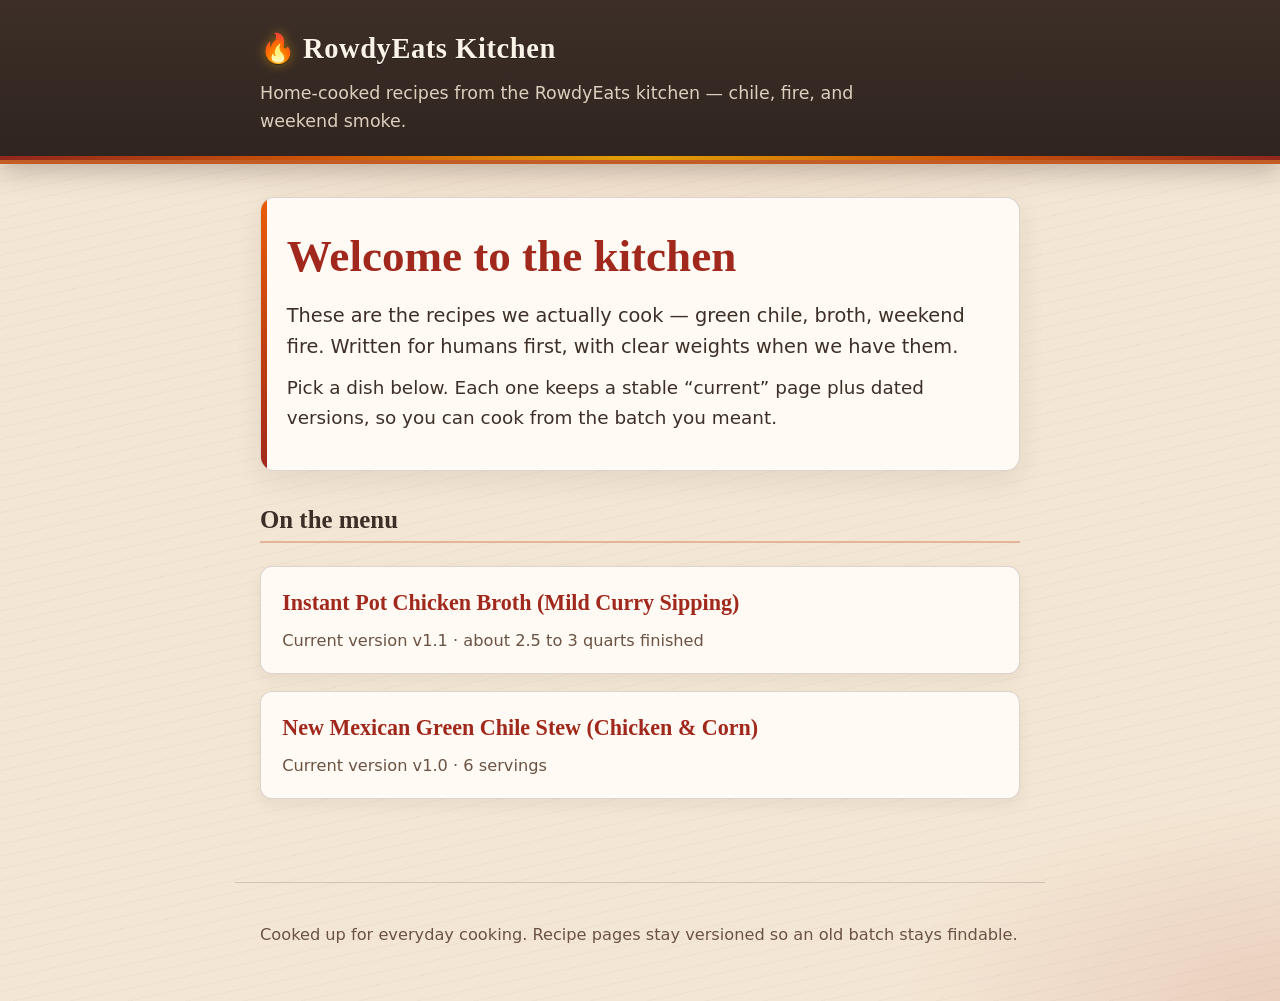
<file: index.html>
<!DOCTYPE html>
<html lang="en">
<head>
	<meta name="generator" content="Hugo 0.151.0">
  <meta charset="utf-8">
  <meta name="viewport" content="width=device-width, initial-scale=1">
  <title>Welcome to the kitchen · RowdyEats Kitchen</title>
  <meta name="description" content="Home-cooked recipes from the RowdyEats kitchen — chile, fire, and weekend smoke.">
  
  
  <link rel="stylesheet" href="https://rowdyeats.github.io/recipes/css/site.min.css">
  
</head>
<body>
  <a class="skip" href="#main">Skip to content</a>
  <header class="site-header no-print">
    <div class="wrap">
      <a class="brand" href="https://rowdyeats.github.io/recipes/"><span class="brand-mark" aria-hidden="true">🔥</span>RowdyEats Kitchen</a>
      <p class="tagline">Home-cooked recipes from the RowdyEats kitchen — chile, fire, and weekend smoke.</p>
    </div>
  </header>
  <main id="main" class="wrap">
    
<section class="home-hero">
  <h1>Welcome to the kitchen</h1>
  <p class="home-lede">These are the recipes we actually cook — green chile, broth, weekend fire. Written for humans first, with clear weights when we have them.</p>
<p>Pick a dish below. Each one keeps a stable “current” page plus dated versions, so you can cook from the batch you meant.</p>

</section>
<section>
  <h2>On the menu</h2>
  <ul class="recipe-index">
  
    <li>
      <a href="https://rowdyeats.github.io/recipes/ip-cb/">
        <strong>Instant Pot Chicken Broth (Mild Curry Sipping)</strong>
        <span class="recipe-card-meta">
          Current version v1.1
           · about 2.5 to 3 quarts finished
        </span>
      </a>
    </li>
  
    <li>
      <a href="https://rowdyeats.github.io/recipes/gcs-cc/">
        <strong>New Mexican Green Chile Stew (Chicken &amp; Corn)</strong>
        <span class="recipe-card-meta">
          Current version v1.0
           · 6 servings
        </span>
      </a>
    </li>
  
  </ul>
</section>

  </main>
  <footer class="site-footer wrap no-print">
    <p>Cooked up for everyday cooking. Recipe pages stay versioned so an old batch stays findable.</p>
  </footer>
</body>
</html>
</file>
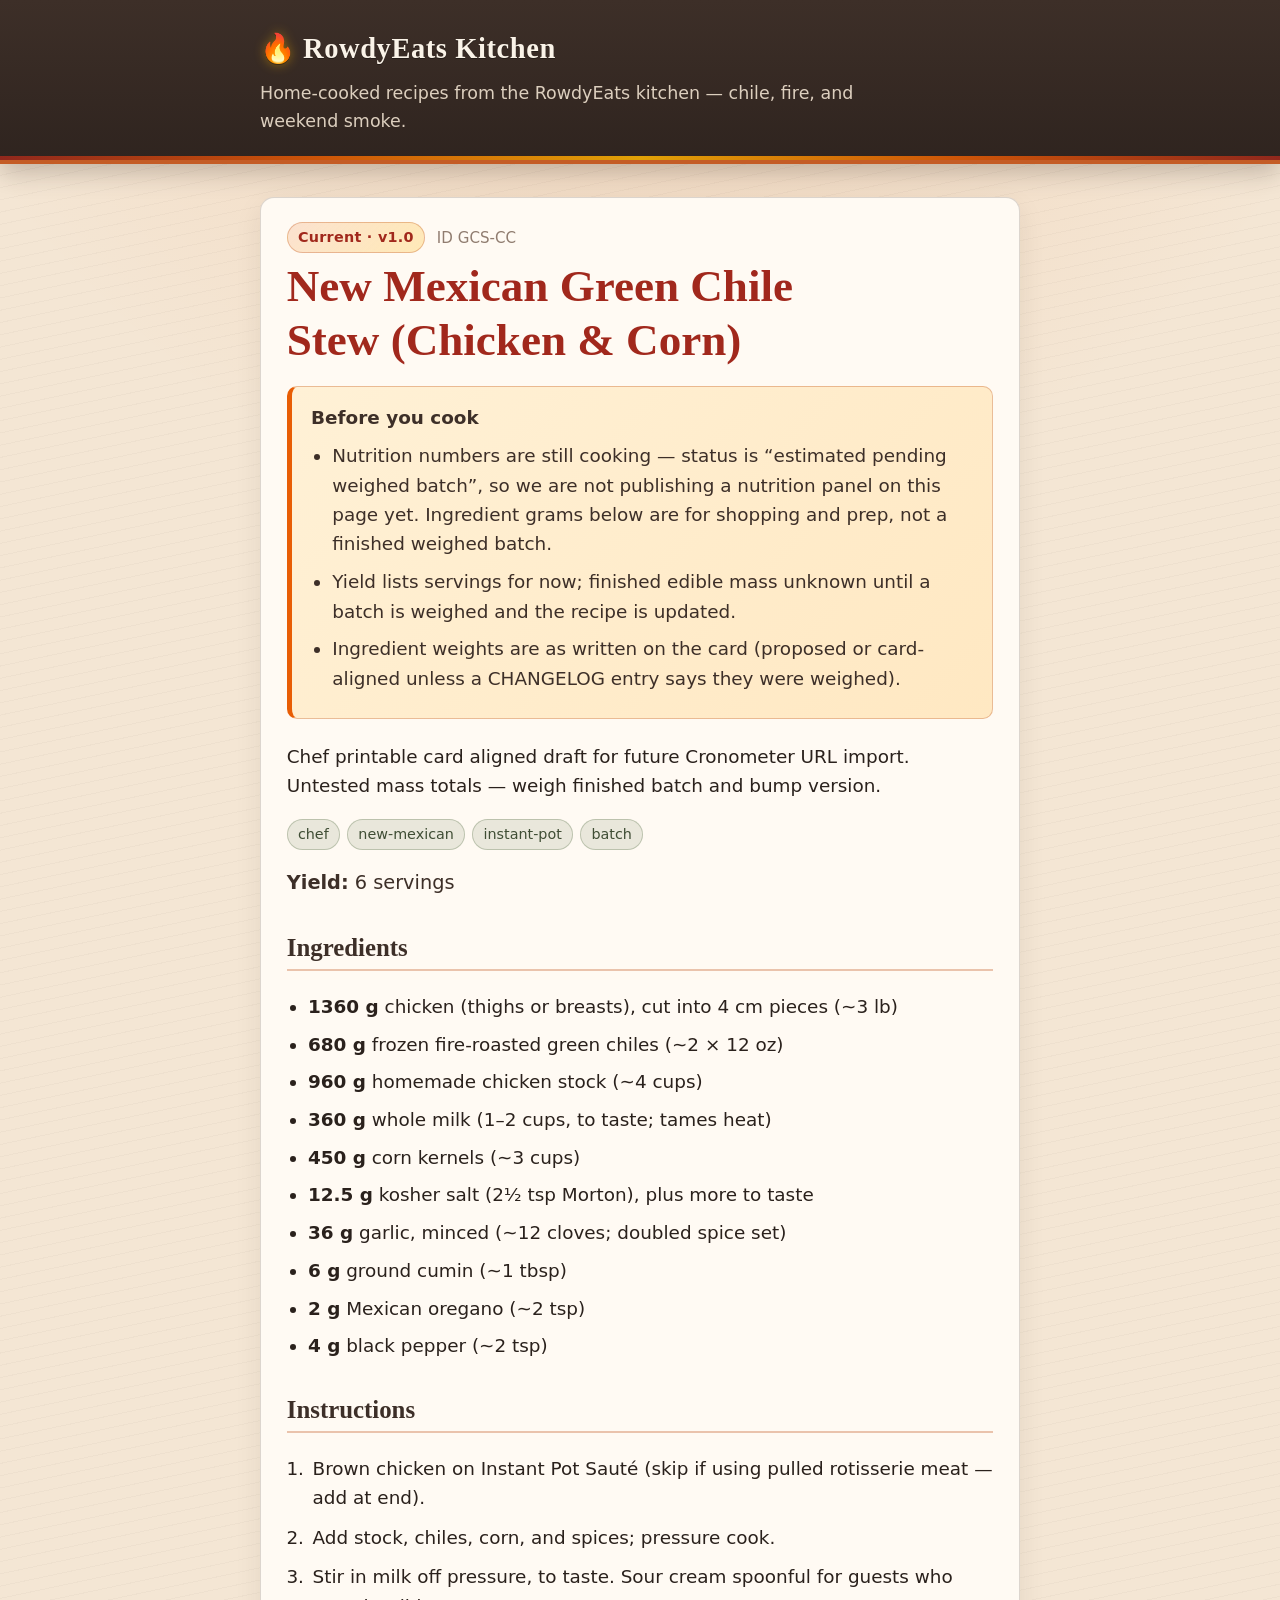
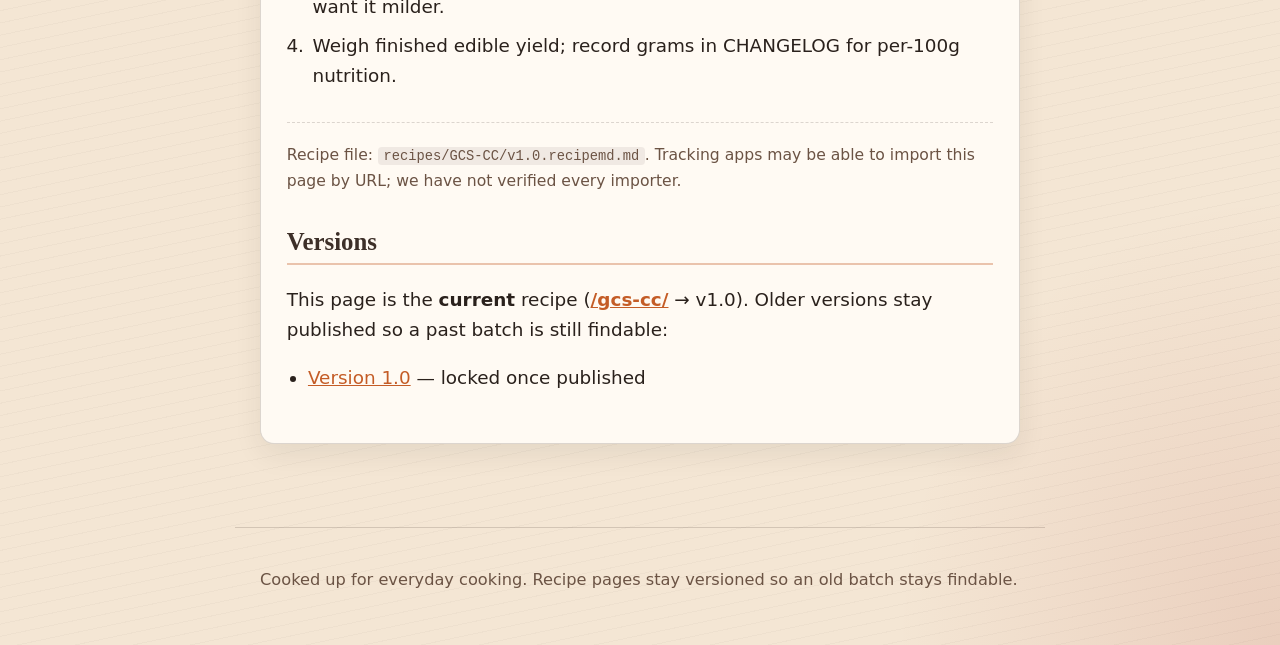
<file: gcs-cc/index.html>
<!DOCTYPE html>
<html lang="en">
<head>
  <meta charset="utf-8">
  <meta name="viewport" content="width=device-width, initial-scale=1">
  <title>New Mexican Green Chile Stew (Chicken &amp; Corn) · RowdyEats Kitchen</title>
  <meta name="description" content="Home-cooked recipes from the RowdyEats kitchen — chile, fire, and weekend smoke.">
  <link rel="canonical" href="https://rowdyeats.github.io/recipes/gcs-cc/">
  
  <link rel="stylesheet" href="https://rowdyeats.github.io/recipes/css/site.min.css">
  
</head>
<body>
  <a class="skip" href="#main">Skip to content</a>
  <header class="site-header no-print">
    <div class="wrap">
      <a class="brand" href="https://rowdyeats.github.io/recipes/"><span class="brand-mark" aria-hidden="true">🔥</span>RowdyEats Kitchen</a>
      <p class="tagline">Home-cooked recipes from the RowdyEats kitchen — chile, fire, and weekend smoke.</p>
    </div>
  </header>
  <main id="main" class="wrap">
    
<article class="recipe">
  <header>
    <p class="meta">
      <span class="badge">Current · v1.0</span>
      <span class="meta-quiet no-print">ID GCS-CC</span>
    </p>
    <h1>New Mexican Green Chile Stew (Chicken &amp; Corn)</h1>
  </header>
  <div class="callout" role="note">
<p><strong>Before you cook</strong></p>
<ul>
<li>Nutrition numbers are still cooking — status is “estimated pending weighed batch”, so we are not publishing a nutrition panel on this page yet. Ingredient grams below are for shopping and prep, not a finished weighed batch.</li>
<li>Yield lists servings for now; finished edible mass unknown until a batch is weighed and the recipe is updated.</li>
<li>Ingredient weights are as written on the card (proposed or card-aligned unless a CHANGELOG entry says they were weighed).</li>
</ul>
</div>
<p>Chef printable card aligned draft for future Cronometer URL import. Untested mass totals — weigh finished batch and bump version.</p>
<div class="tag-row"><span class="tag-chip">chef</span> <span class="tag-chip">new-mexican</span> <span class="tag-chip">instant-pot</span> <span class="tag-chip">batch</span></div>
<p class="yield-line"><strong>Yield:</strong> 6 servings</p>
<h2 id="ingredients">Ingredients</h2>
<ul>
<li><strong>1360 g</strong> chicken (thighs or breasts), cut into 4 cm pieces (~3 lb)</li>
<li><strong>680 g</strong> frozen fire-roasted green chiles (~2 × 12 oz)</li>
<li><strong>960 g</strong> homemade chicken stock (~4 cups)</li>
<li><strong>360 g</strong> whole milk (1–2 cups, to taste; tames heat)</li>
<li><strong>450 g</strong> corn kernels (~3 cups)</li>
<li><strong>12.5 g</strong> kosher salt (2½ tsp Morton), plus more to taste</li>
<li><strong>36 g</strong> garlic, minced (~12 cloves; doubled spice set)</li>
<li><strong>6 g</strong> ground cumin (~1 tbsp)</li>
<li><strong>2 g</strong> Mexican oregano (~2 tsp)</li>
<li><strong>4 g</strong> black pepper (~2 tsp)</li>
</ul>
<h2 id="instructions">Instructions</h2>
<ol>
<li>Brown chicken on Instant Pot Sauté (skip if using pulled rotisserie meat — add at end).</li>
<li>Add stock, chiles, corn, and spices; pressure cook.</li>
<li>Stir in milk off pressure, to taste. Sour cream spoonful for guests who want it milder.</li>
<li>Weigh finished edible yield; record grams in CHANGELOG for per-100g nutrition.</li>
</ol>
<p class="fine-print no-print">
Recipe file: <code>recipes/GCS-CC/v1.0.recipemd.md</code>. Tracking apps may be able to import this page by URL; we have not verified every importer.
</p>
<h2 id="versions">Versions</h2>
<p class="versions-list">This page is the <strong>current</strong> recipe (<a href="https://rowdyeats.github.io/recipes/gcs-cc/">/gcs-cc/</a> → v1.0). Older versions stay published so a past batch is still findable:</p>
<ul>
<li><a href="https://rowdyeats.github.io/recipes/gcs-cc/v1.0/">Version 1.0</a> — locked once published</li>
</ul>

  
<script type="application/ld+json">
{"@context": "https://schema.org", "@type": "Recipe", "name": "New Mexican Green Chile Stew (Chicken & Corn)", "url": "https://rowdyeats.github.io/recipes/gcs-cc/", "description": "Chef printable card aligned draft for future Cronometer URL import. Untested mass totals — weigh finished batch and bump version.", "keywords": "chef, new-mexican, instant-pot, batch", "recipeYield": "6", "recipeIngredient": ["1360 g chicken (thighs or breasts), cut into 4 cm pieces (~3 lb)", "680 g frozen fire-roasted green chiles (~2 × 12 oz)", "960 g homemade chicken stock (~4 cups)", "360 g whole milk (1–2 cups, to taste; tames heat)", "450 g corn kernels (~3 cups)", "12.5 g kosher salt (2½ tsp Morton), plus more to taste", "36 g garlic, minced (~12 cloves; doubled spice set)", "6 g ground cumin (~1 tbsp)", "2 g Mexican oregano (~2 tsp)", "4 g black pepper (~2 tsp)"], "recipeInstructions": [{"@type": "HowToStep", "text": "Brown chicken on Instant Pot Sauté (skip if using pulled rotisserie meat — add at end)."}, {"@type": "HowToStep", "text": "Add stock, chiles, corn, and spices; pressure cook."}, {"@type": "HowToStep", "text": "Stir in milk off pressure, to taste. Sour cream spoonful for guests who want it milder."}, {"@type": "HowToStep", "text": "Weigh finished edible yield; record grams in CHANGELOG for per-100g nutrition."}], "version": "1.0", "datePublished": "2026-10-25"}
</script>

</article>

  </main>
  <footer class="site-footer wrap no-print">
    <p>Cooked up for everyday cooking. Recipe pages stay versioned so an old batch stays findable.</p>
  </footer>
</body>
</html>
</file>
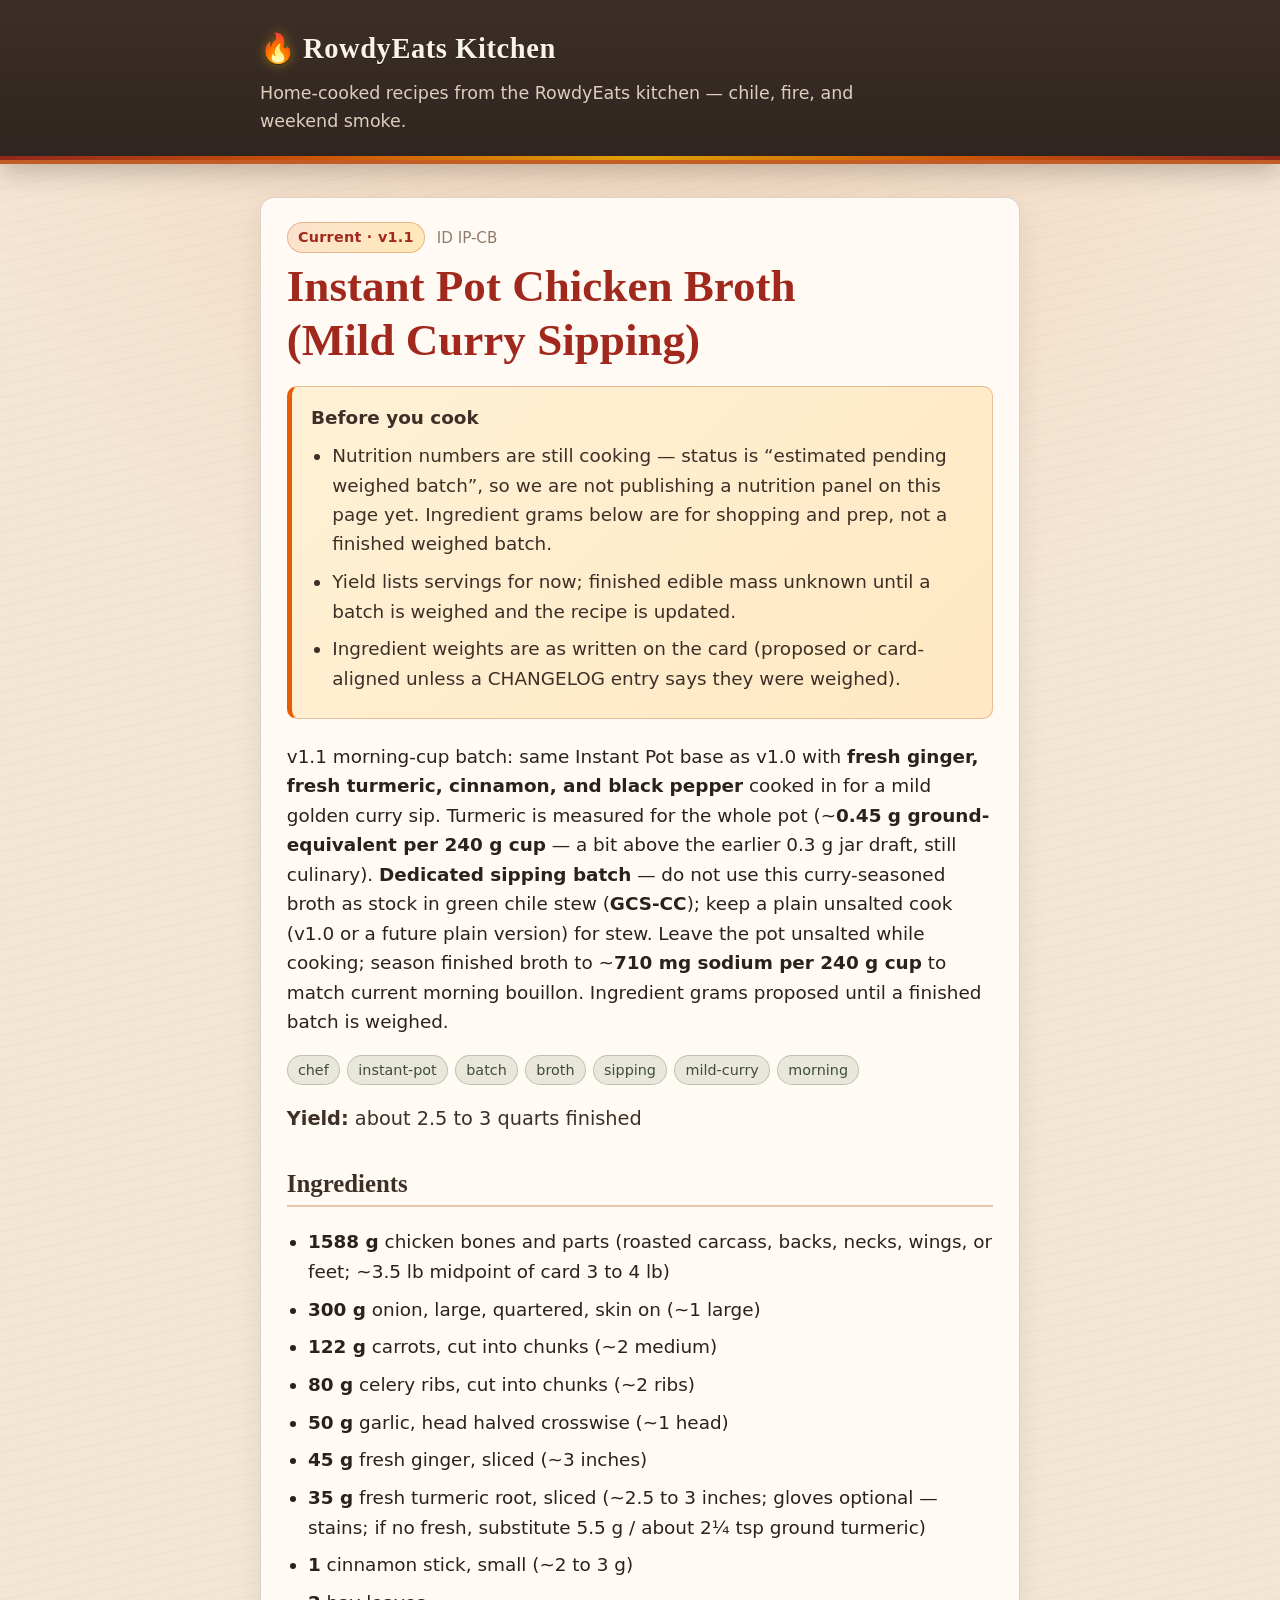
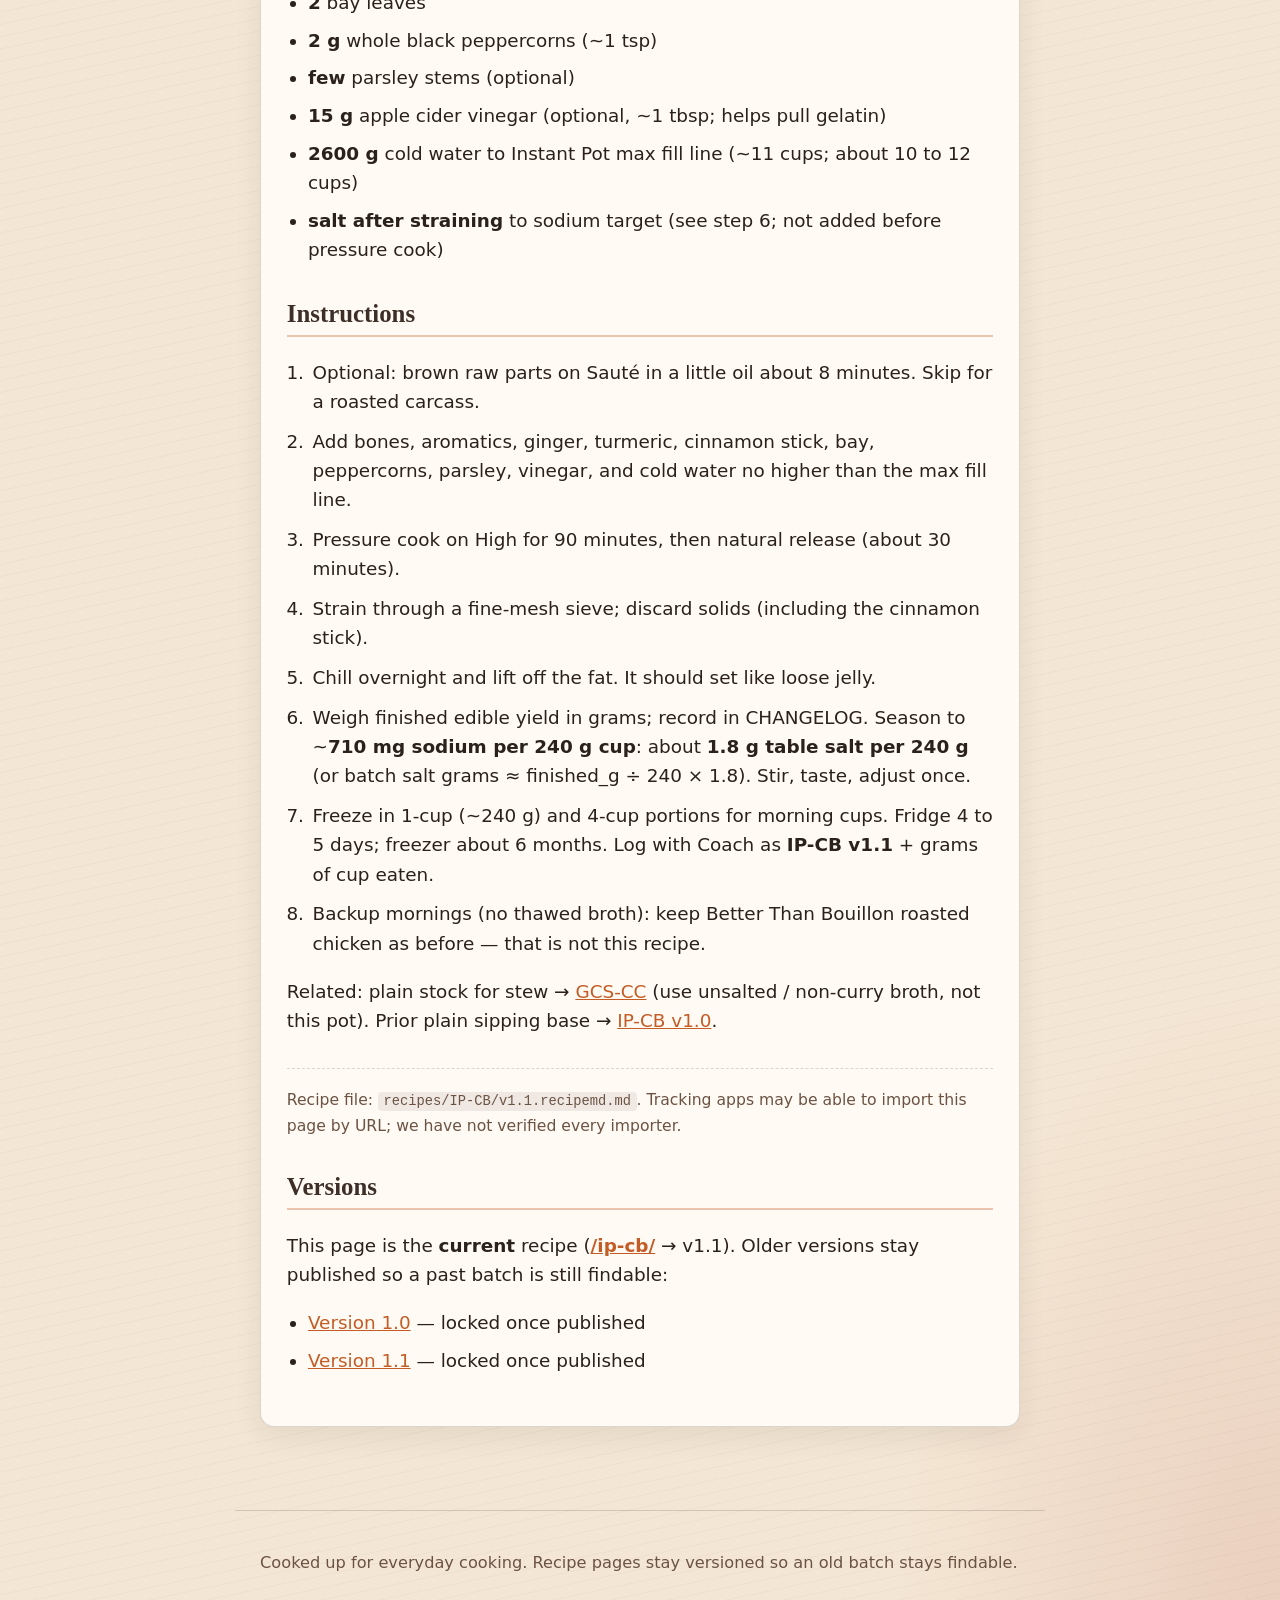
<file: ip-cb/index.html>
<!DOCTYPE html>
<html lang="en">
<head>
  <meta charset="utf-8">
  <meta name="viewport" content="width=device-width, initial-scale=1">
  <title>Instant Pot Chicken Broth (Mild Curry Sipping) · RowdyEats Kitchen</title>
  <meta name="description" content="Home-cooked recipes from the RowdyEats kitchen — chile, fire, and weekend smoke.">
  <link rel="canonical" href="https://rowdyeats.github.io/recipes/ip-cb/">
  
  <link rel="stylesheet" href="https://rowdyeats.github.io/recipes/css/site.min.css">
  
</head>
<body>
  <a class="skip" href="#main">Skip to content</a>
  <header class="site-header no-print">
    <div class="wrap">
      <a class="brand" href="https://rowdyeats.github.io/recipes/"><span class="brand-mark" aria-hidden="true">🔥</span>RowdyEats Kitchen</a>
      <p class="tagline">Home-cooked recipes from the RowdyEats kitchen — chile, fire, and weekend smoke.</p>
    </div>
  </header>
  <main id="main" class="wrap">
    
<article class="recipe">
  <header>
    <p class="meta">
      <span class="badge">Current · v1.1</span>
      <span class="meta-quiet no-print">ID IP-CB</span>
    </p>
    <h1>Instant Pot Chicken Broth (Mild Curry Sipping)</h1>
  </header>
  <div class="callout" role="note">
<p><strong>Before you cook</strong></p>
<ul>
<li>Nutrition numbers are still cooking — status is “estimated pending weighed batch”, so we are not publishing a nutrition panel on this page yet. Ingredient grams below are for shopping and prep, not a finished weighed batch.</li>
<li>Yield lists servings for now; finished edible mass unknown until a batch is weighed and the recipe is updated.</li>
<li>Ingredient weights are as written on the card (proposed or card-aligned unless a CHANGELOG entry says they were weighed).</li>
</ul>
</div>
<p>v1.1 morning-cup batch: same Instant Pot base as v1.0 with <strong>fresh ginger, fresh turmeric, cinnamon, and black pepper</strong> cooked in for a mild golden curry sip. Turmeric is measured for the whole pot (~<strong>0.45 g ground-equivalent per 240 g cup</strong> — a bit above the earlier 0.3 g jar draft, still culinary). <strong>Dedicated sipping batch</strong> — do not use this curry-seasoned broth as stock in green chile stew (<strong>GCS-CC</strong>); keep a plain unsalted cook (v1.0 or a future plain version) for stew. Leave the pot unsalted while cooking; season finished broth to ~<strong>710 mg sodium per 240 g cup</strong> to match current morning bouillon. Ingredient grams proposed until a finished batch is weighed.</p>
<div class="tag-row"><span class="tag-chip">chef</span> <span class="tag-chip">instant-pot</span> <span class="tag-chip">batch</span> <span class="tag-chip">broth</span> <span class="tag-chip">sipping</span> <span class="tag-chip">mild-curry</span> <span class="tag-chip">morning</span></div>
<p class="yield-line"><strong>Yield:</strong> about 2.5 to 3 quarts finished</p>
<h2 id="ingredients">Ingredients</h2>
<ul>
<li><strong>1588 g</strong> chicken bones and parts (roasted carcass, backs, necks, wings, or feet; ~3.5 lb midpoint of card 3 to 4 lb)</li>
<li><strong>300 g</strong> onion, large, quartered, skin on (~1 large)</li>
<li><strong>122 g</strong> carrots, cut into chunks (~2 medium)</li>
<li><strong>80 g</strong> celery ribs, cut into chunks (~2 ribs)</li>
<li><strong>50 g</strong> garlic, head halved crosswise (~1 head)</li>
<li><strong>45 g</strong> fresh ginger, sliced (~3 inches)</li>
<li><strong>35 g</strong> fresh turmeric root, sliced (~2.5 to 3 inches; gloves optional — stains; if no fresh, substitute 5.5 g / about 2¼ tsp ground turmeric)</li>
<li><strong>1</strong> cinnamon stick, small (~2 to 3 g)</li>
<li><strong>2</strong> bay leaves</li>
<li><strong>2 g</strong> whole black peppercorns (~1 tsp)</li>
<li><strong>few</strong> parsley stems (optional)</li>
<li><strong>15 g</strong> apple cider vinegar (optional, ~1 tbsp; helps pull gelatin)</li>
<li><strong>2600 g</strong> cold water to Instant Pot max fill line (~11 cups; about 10 to 12 cups)</li>
<li><strong>salt after straining</strong> to sodium target (see step 6; not added before pressure cook)</li>
</ul>
<h2 id="instructions">Instructions</h2>
<ol>
<li>Optional: brown raw parts on Sauté in a little oil about 8 minutes. Skip for a roasted carcass.</li>
<li>Add bones, aromatics, ginger, turmeric, cinnamon stick, bay, peppercorns, parsley, vinegar, and cold water no higher than the max fill line.</li>
<li>Pressure cook on High for 90 minutes, then natural release (about 30 minutes).</li>
<li>Strain through a fine-mesh sieve; discard solids (including the cinnamon stick).</li>
<li>Chill overnight and lift off the fat. It should set like loose jelly.</li>
<li>Weigh finished edible yield in grams; record in CHANGELOG. Season to ~<strong>710 mg sodium per 240 g cup</strong>: about <strong>1.8 g table salt per 240 g</strong> (or batch salt grams ≈ finished_g ÷ 240 × 1.8). Stir, taste, adjust once.</li>
<li>Freeze in 1-cup (~240 g) and 4-cup portions for morning cups. Fridge 4 to 5 days; freezer about 6 months. Log with Coach as <strong>IP-CB v1.1</strong> + grams of cup eaten.</li>
<li>Backup mornings (no thawed broth): keep Better Than Bouillon roasted chicken as before — that is not this recipe.</li>
</ol>
<p>Related: plain stock for stew → <a href="https://rowdyeats.github.io/recipes/gcs-cc/">GCS-CC</a> (use unsalted / non-curry broth, not this pot). Prior plain sipping base → <a href="https://rowdyeats.github.io/recipes/ip-cb/v1.0/">IP-CB v1.0</a>.</p>
<p class="fine-print no-print">
Recipe file: <code>recipes/IP-CB/v1.1.recipemd.md</code>. Tracking apps may be able to import this page by URL; we have not verified every importer.
</p>
<h2 id="versions">Versions</h2>
<p class="versions-list">This page is the <strong>current</strong> recipe (<a href="https://rowdyeats.github.io/recipes/ip-cb/">/ip-cb/</a> → v1.1). Older versions stay published so a past batch is still findable:</p>
<ul>
<li><a href="https://rowdyeats.github.io/recipes/ip-cb/v1.0/">Version 1.0</a> — locked once published</li>
<li><a href="https://rowdyeats.github.io/recipes/ip-cb/v1.1/">Version 1.1</a> — locked once published</li>
</ul>

  
<script type="application/ld+json">
{"@context": "https://schema.org", "@type": "Recipe", "name": "Instant Pot Chicken Broth (Mild Curry Sipping)", "url": "https://rowdyeats.github.io/recipes/ip-cb/", "description": "v1.1 morning-cup batch: same Instant Pot base as v1.0 with **fresh ginger, fresh turmeric, cinnamon, and black pepper** cooked in for a mild golden curry sip. Turmeric is measured for the whole pot (~**0.45 g ground-equivalent per 240 g cup** — a bit above the earlier 0.3 g jar draft, still culinary). **Dedicated sipping batch** — do not use this curry-seasoned broth as stock in green chile stew (**GCS-CC**); keep a plain unsalted cook (v1.0 or a future plain version) for stew. Leave the pot unsalted while cooking; season finished broth to ~**710 mg sodium per 240 g cup** to match current morning bouillon. Ingredient grams proposed until a finished batch is weighed.", "keywords": "chef, instant-pot, batch, broth, sipping, mild-curry, morning", "recipeYield": "about 2.5 to 3 quarts finished", "recipeIngredient": ["1588 g chicken bones and parts (roasted carcass, backs, necks, wings, or feet; ~3.5 lb midpoint of card 3 to 4 lb)", "300 g onion, large, quartered, skin on (~1 large)", "122 g carrots, cut into chunks (~2 medium)", "80 g celery ribs, cut into chunks (~2 ribs)", "50 g garlic, head halved crosswise (~1 head)", "45 g fresh ginger, sliced (~3 inches)", "35 g fresh turmeric root, sliced (~2.5 to 3 inches; gloves optional — stains; if no fresh, substitute 5.5 g / about 2¼ tsp ground turmeric)", "1 cinnamon stick, small (~2 to 3 g)", "2 bay leaves", "2 g whole black peppercorns (~1 tsp)", "few parsley stems (optional)", "15 g apple cider vinegar (optional, ~1 tbsp; helps pull gelatin)", "2600 g cold water to Instant Pot max fill line (~11 cups; about 10 to 12 cups)", "salt after straining to sodium target (see step 6; not added before pressure cook)"], "recipeInstructions": [{"@type": "HowToStep", "text": "Optional: brown raw parts on Sauté in a little oil about 8 minutes. Skip for a roasted carcass."}, {"@type": "HowToStep", "text": "Add bones, aromatics, ginger, turmeric, cinnamon stick, bay, peppercorns, parsley, vinegar, and cold water no higher than the max fill line."}, {"@type": "HowToStep", "text": "Pressure cook on High for 90 minutes, then natural release (about 30 minutes)."}, {"@type": "HowToStep", "text": "Strain through a fine-mesh sieve; discard solids (including the cinnamon stick)."}, {"@type": "HowToStep", "text": "Chill overnight and lift off the fat. It should set like loose jelly."}, {"@type": "HowToStep", "text": "Weigh finished edible yield in grams; record in CHANGELOG. Season to ~**710 mg sodium per 240 g cup**: about **1.8 g table salt per 240 g** (or batch salt grams ≈ finished_g ÷ 240 × 1.8). Stir, taste, adjust once."}, {"@type": "HowToStep", "text": "Freeze in 1-cup (~240 g) and 4-cup portions for morning cups. Fridge 4 to 5 days; freezer about 6 months. Log with Coach as **IP-CB v1.1** + grams of cup eaten."}, {"@type": "HowToStep", "text": "Backup mornings (no thawed broth): keep Better Than Bouillon roasted chicken as before — that is not this recipe."}, {"@type": "HowToStep", "text": "Related: plain stock for stew → [GCS-CC](https://rowdyeats.github.io/recipes/gcs-cc/) (use unsalted / non-curry broth, not this pot). Prior plain sipping base → [IP-CB v1.0](https://rowdyeats.github.io/recipes/ip-cb/v1.0/)."}], "version": "1.1", "datePublished": "2026-11-06"}
</script>

</article>

  </main>
  <footer class="site-footer wrap no-print">
    <p>Cooked up for everyday cooking. Recipe pages stay versioned so an old batch stays findable.</p>
  </footer>
</body>
</html>
</file>
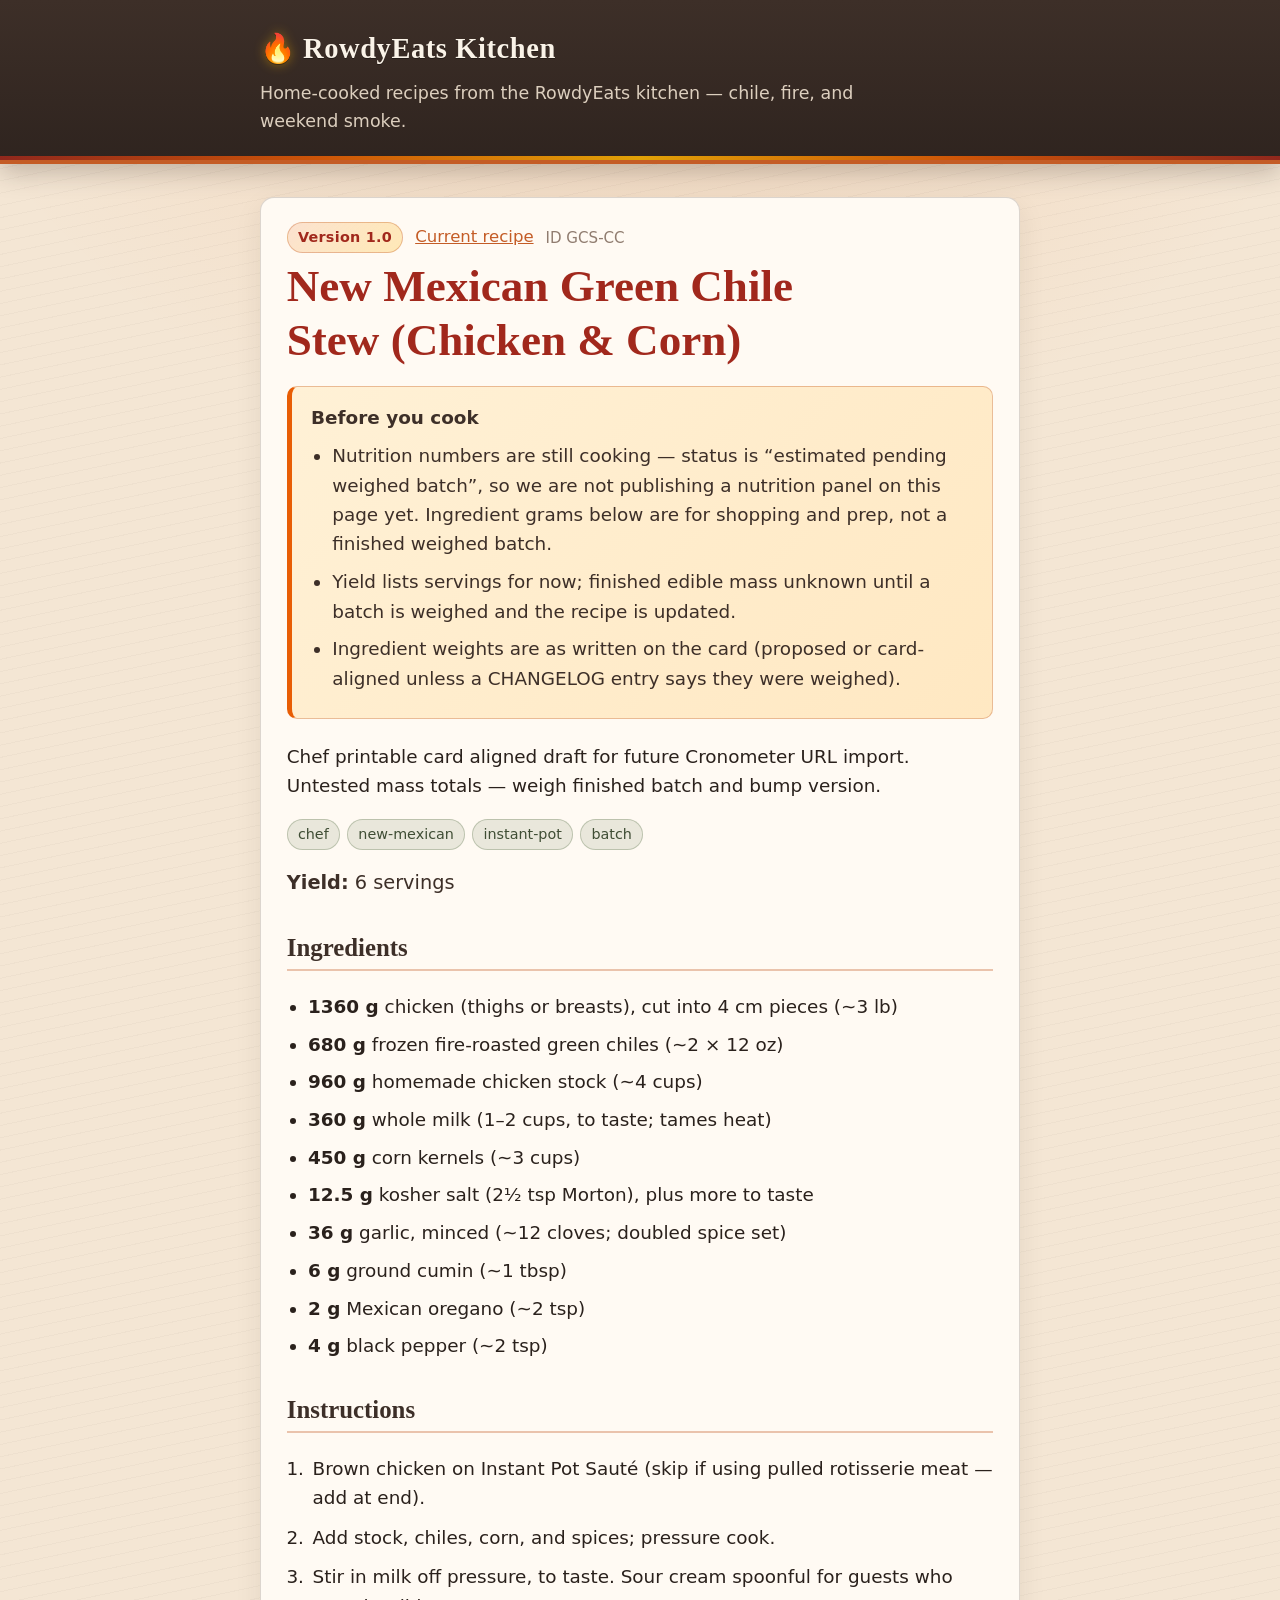
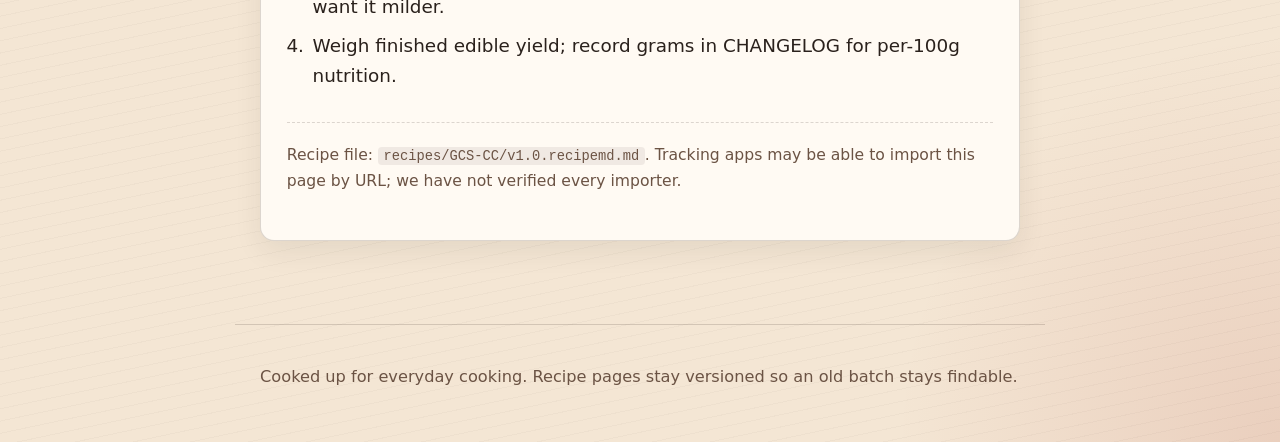
<file: gcs-cc/v1.0/index.html>
<!DOCTYPE html>
<html lang="en">
<head>
  <meta charset="utf-8">
  <meta name="viewport" content="width=device-width, initial-scale=1">
  <title>New Mexican Green Chile Stew (Chicken &amp; Corn) · RowdyEats Kitchen</title>
  <meta name="description" content="Home-cooked recipes from the RowdyEats kitchen — chile, fire, and weekend smoke.">
  <link rel="canonical" href="https://rowdyeats.github.io/recipes/gcs-cc/v1.0/">
  
  <link rel="stylesheet" href="https://rowdyeats.github.io/recipes/css/site.min.css">
  
</head>
<body>
  <a class="skip" href="#main">Skip to content</a>
  <header class="site-header no-print">
    <div class="wrap">
      <a class="brand" href="https://rowdyeats.github.io/recipes/"><span class="brand-mark" aria-hidden="true">🔥</span>RowdyEats Kitchen</a>
      <p class="tagline">Home-cooked recipes from the RowdyEats kitchen — chile, fire, and weekend smoke.</p>
    </div>
  </header>
  <main id="main" class="wrap">
    
<article class="recipe">
  <header>
    <p class="meta">
      <span class="badge">Version 1.0</span>
      <a class="no-print" href="https://rowdyeats.github.io/recipes/gcs-cc/">Current recipe</a>
      <span class="meta-quiet no-print">ID GCS-CC</span>
    </p>
    <h1>New Mexican Green Chile Stew (Chicken &amp; Corn)</h1>
  </header>
  <div class="callout" role="note">
<p><strong>Before you cook</strong></p>
<ul>
<li>Nutrition numbers are still cooking — status is “estimated pending weighed batch”, so we are not publishing a nutrition panel on this page yet. Ingredient grams below are for shopping and prep, not a finished weighed batch.</li>
<li>Yield lists servings for now; finished edible mass unknown until a batch is weighed and the recipe is updated.</li>
<li>Ingredient weights are as written on the card (proposed or card-aligned unless a CHANGELOG entry says they were weighed).</li>
</ul>
</div>
<p>Chef printable card aligned draft for future Cronometer URL import. Untested mass totals — weigh finished batch and bump version.</p>
<div class="tag-row"><span class="tag-chip">chef</span> <span class="tag-chip">new-mexican</span> <span class="tag-chip">instant-pot</span> <span class="tag-chip">batch</span></div>
<p class="yield-line"><strong>Yield:</strong> 6 servings</p>
<h2 id="ingredients">Ingredients</h2>
<ul>
<li><strong>1360 g</strong> chicken (thighs or breasts), cut into 4 cm pieces (~3 lb)</li>
<li><strong>680 g</strong> frozen fire-roasted green chiles (~2 × 12 oz)</li>
<li><strong>960 g</strong> homemade chicken stock (~4 cups)</li>
<li><strong>360 g</strong> whole milk (1–2 cups, to taste; tames heat)</li>
<li><strong>450 g</strong> corn kernels (~3 cups)</li>
<li><strong>12.5 g</strong> kosher salt (2½ tsp Morton), plus more to taste</li>
<li><strong>36 g</strong> garlic, minced (~12 cloves; doubled spice set)</li>
<li><strong>6 g</strong> ground cumin (~1 tbsp)</li>
<li><strong>2 g</strong> Mexican oregano (~2 tsp)</li>
<li><strong>4 g</strong> black pepper (~2 tsp)</li>
</ul>
<h2 id="instructions">Instructions</h2>
<ol>
<li>Brown chicken on Instant Pot Sauté (skip if using pulled rotisserie meat — add at end).</li>
<li>Add stock, chiles, corn, and spices; pressure cook.</li>
<li>Stir in milk off pressure, to taste. Sour cream spoonful for guests who want it milder.</li>
<li>Weigh finished edible yield; record grams in CHANGELOG for per-100g nutrition.</li>
</ol>
<p class="fine-print no-print">
Recipe file: <code>recipes/GCS-CC/v1.0.recipemd.md</code>. Tracking apps may be able to import this page by URL; we have not verified every importer.
</p>

  
<script type="application/ld+json">
{"@context": "https://schema.org", "@type": "Recipe", "name": "New Mexican Green Chile Stew (Chicken & Corn)", "url": "https://rowdyeats.github.io/recipes/gcs-cc/v1.0/", "description": "Chef printable card aligned draft for future Cronometer URL import. Untested mass totals — weigh finished batch and bump version.", "keywords": "chef, new-mexican, instant-pot, batch", "recipeYield": "6", "recipeIngredient": ["1360 g chicken (thighs or breasts), cut into 4 cm pieces (~3 lb)", "680 g frozen fire-roasted green chiles (~2 × 12 oz)", "960 g homemade chicken stock (~4 cups)", "360 g whole milk (1–2 cups, to taste; tames heat)", "450 g corn kernels (~3 cups)", "12.5 g kosher salt (2½ tsp Morton), plus more to taste", "36 g garlic, minced (~12 cloves; doubled spice set)", "6 g ground cumin (~1 tbsp)", "2 g Mexican oregano (~2 tsp)", "4 g black pepper (~2 tsp)"], "recipeInstructions": [{"@type": "HowToStep", "text": "Brown chicken on Instant Pot Sauté (skip if using pulled rotisserie meat — add at end)."}, {"@type": "HowToStep", "text": "Add stock, chiles, corn, and spices; pressure cook."}, {"@type": "HowToStep", "text": "Stir in milk off pressure, to taste. Sour cream spoonful for guests who want it milder."}, {"@type": "HowToStep", "text": "Weigh finished edible yield; record grams in CHANGELOG for per-100g nutrition."}], "version": "1.0", "datePublished": "2026-10-25"}
</script>

</article>

  </main>
  <footer class="site-footer wrap no-print">
    <p>Cooked up for everyday cooking. Recipe pages stay versioned so an old batch stays findable.</p>
  </footer>
</body>
</html>
</file>
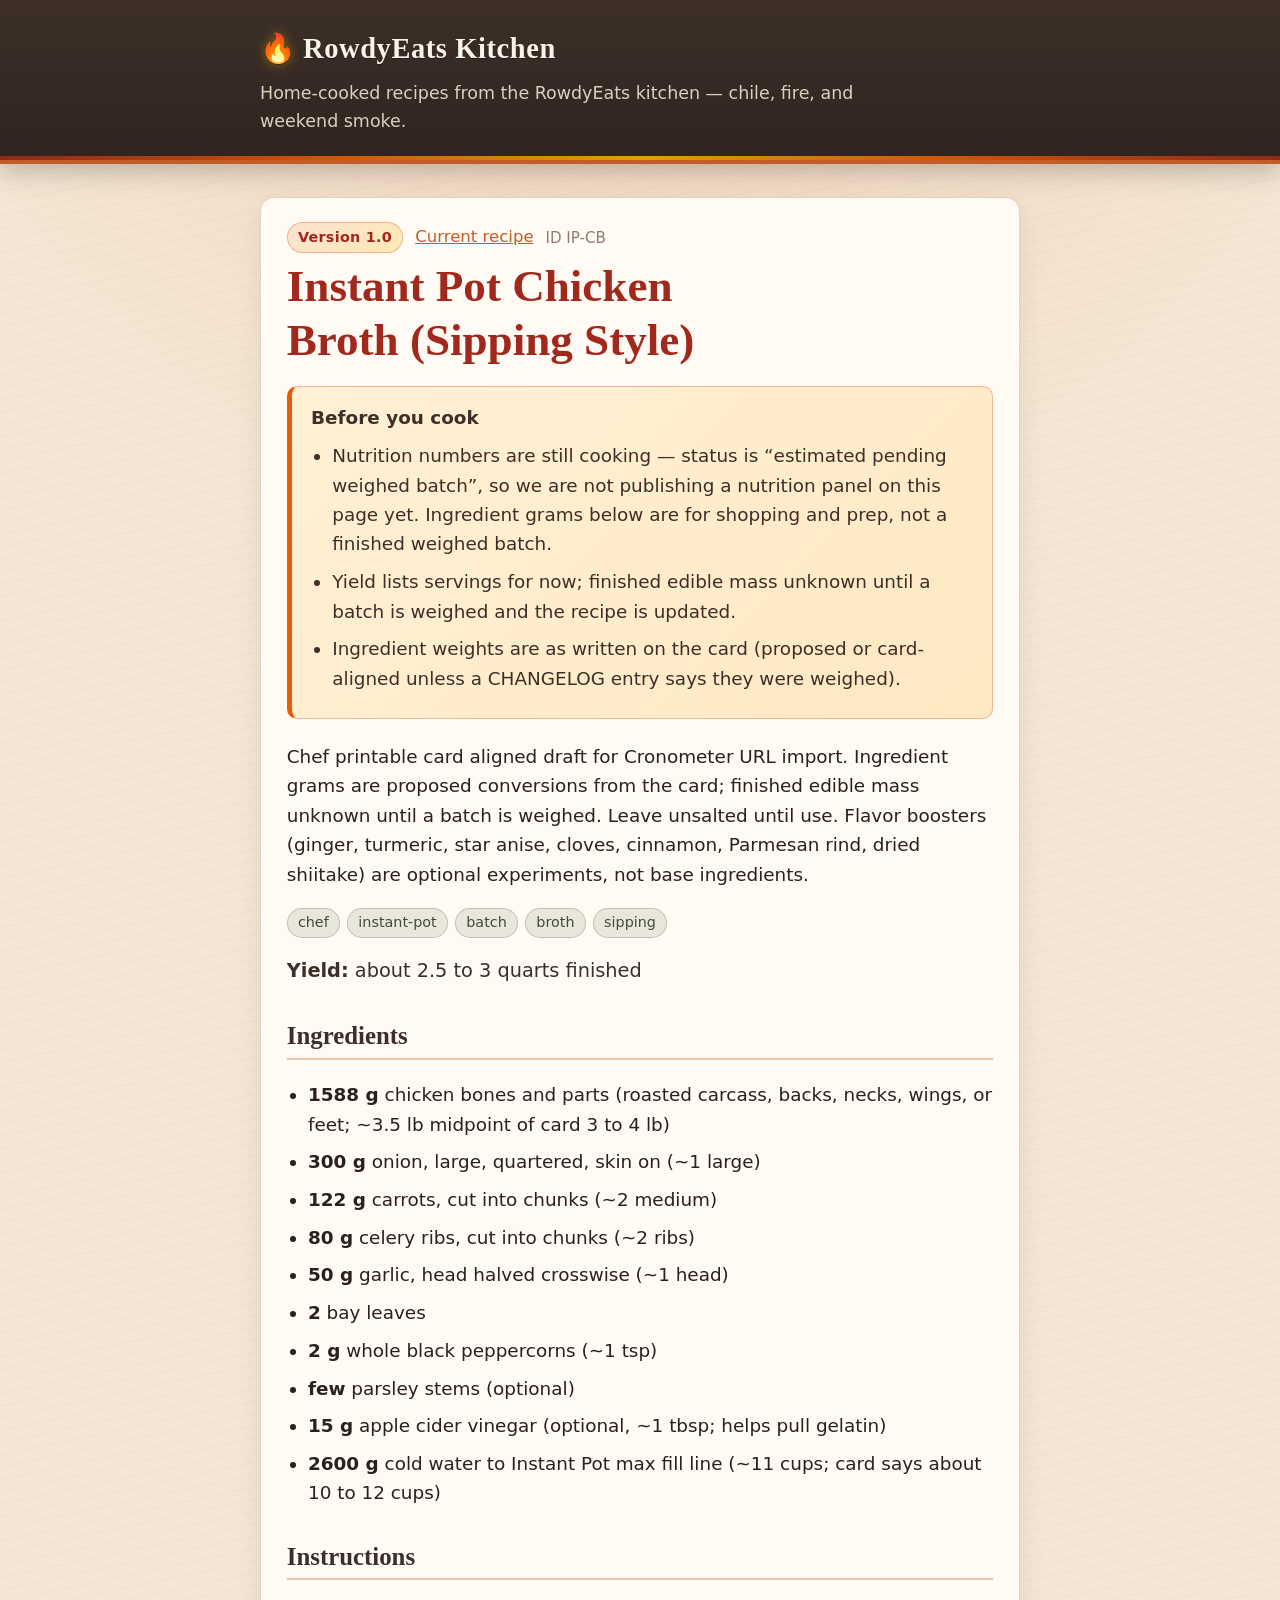
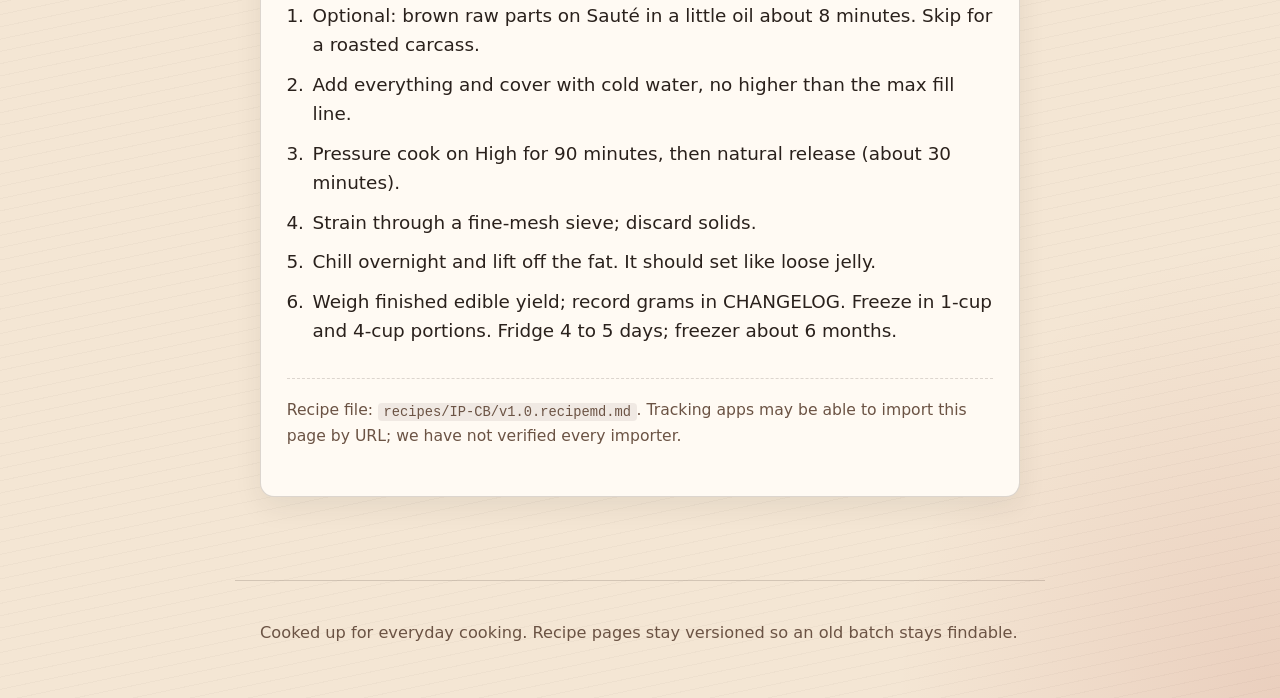
<file: ip-cb/v1.0/index.html>
<!DOCTYPE html>
<html lang="en">
<head>
  <meta charset="utf-8">
  <meta name="viewport" content="width=device-width, initial-scale=1">
  <title>Instant Pot Chicken Broth (Sipping Style) · RowdyEats Kitchen</title>
  <meta name="description" content="Home-cooked recipes from the RowdyEats kitchen — chile, fire, and weekend smoke.">
  <link rel="canonical" href="https://rowdyeats.github.io/recipes/ip-cb/v1.0/">
  
  <link rel="stylesheet" href="https://rowdyeats.github.io/recipes/css/site.min.css">
  
</head>
<body>
  <a class="skip" href="#main">Skip to content</a>
  <header class="site-header no-print">
    <div class="wrap">
      <a class="brand" href="https://rowdyeats.github.io/recipes/"><span class="brand-mark" aria-hidden="true">🔥</span>RowdyEats Kitchen</a>
      <p class="tagline">Home-cooked recipes from the RowdyEats kitchen — chile, fire, and weekend smoke.</p>
    </div>
  </header>
  <main id="main" class="wrap">
    
<article class="recipe">
  <header>
    <p class="meta">
      <span class="badge">Version 1.0</span>
      <a class="no-print" href="https://rowdyeats.github.io/recipes/ip-cb/">Current recipe</a>
      <span class="meta-quiet no-print">ID IP-CB</span>
    </p>
    <h1>Instant Pot Chicken Broth (Sipping Style)</h1>
  </header>
  <div class="callout" role="note">
<p><strong>Before you cook</strong></p>
<ul>
<li>Nutrition numbers are still cooking — status is “estimated pending weighed batch”, so we are not publishing a nutrition panel on this page yet. Ingredient grams below are for shopping and prep, not a finished weighed batch.</li>
<li>Yield lists servings for now; finished edible mass unknown until a batch is weighed and the recipe is updated.</li>
<li>Ingredient weights are as written on the card (proposed or card-aligned unless a CHANGELOG entry says they were weighed).</li>
</ul>
</div>
<p>Chef printable card aligned draft for Cronometer URL import. Ingredient grams are proposed conversions from the card; finished edible mass unknown until a batch is weighed. Leave unsalted until use. Flavor boosters (ginger, turmeric, star anise, cloves, cinnamon, Parmesan rind, dried shiitake) are optional experiments, not base ingredients.</p>
<div class="tag-row"><span class="tag-chip">chef</span> <span class="tag-chip">instant-pot</span> <span class="tag-chip">batch</span> <span class="tag-chip">broth</span> <span class="tag-chip">sipping</span></div>
<p class="yield-line"><strong>Yield:</strong> about 2.5 to 3 quarts finished</p>
<h2 id="ingredients">Ingredients</h2>
<ul>
<li><strong>1588 g</strong> chicken bones and parts (roasted carcass, backs, necks, wings, or feet; ~3.5 lb midpoint of card 3 to 4 lb)</li>
<li><strong>300 g</strong> onion, large, quartered, skin on (~1 large)</li>
<li><strong>122 g</strong> carrots, cut into chunks (~2 medium)</li>
<li><strong>80 g</strong> celery ribs, cut into chunks (~2 ribs)</li>
<li><strong>50 g</strong> garlic, head halved crosswise (~1 head)</li>
<li><strong>2</strong> bay leaves</li>
<li><strong>2 g</strong> whole black peppercorns (~1 tsp)</li>
<li><strong>few</strong> parsley stems (optional)</li>
<li><strong>15 g</strong> apple cider vinegar (optional, ~1 tbsp; helps pull gelatin)</li>
<li><strong>2600 g</strong> cold water to Instant Pot max fill line (~11 cups; card says about 10 to 12 cups)</li>
</ul>
<h2 id="instructions">Instructions</h2>
<ol>
<li>Optional: brown raw parts on Sauté in a little oil about 8 minutes. Skip for a roasted carcass.</li>
<li>Add everything and cover with cold water, no higher than the max fill line.</li>
<li>Pressure cook on High for 90 minutes, then natural release (about 30 minutes).</li>
<li>Strain through a fine-mesh sieve; discard solids.</li>
<li>Chill overnight and lift off the fat. It should set like loose jelly.</li>
<li>Weigh finished edible yield; record grams in CHANGELOG. Freeze in 1-cup and 4-cup portions. Fridge 4 to 5 days; freezer about 6 months.</li>
</ol>
<p class="fine-print no-print">
Recipe file: <code>recipes/IP-CB/v1.0.recipemd.md</code>. Tracking apps may be able to import this page by URL; we have not verified every importer.
</p>

  
<script type="application/ld+json">
{"@context": "https://schema.org", "@type": "Recipe", "name": "Instant Pot Chicken Broth (Sipping Style)", "url": "https://rowdyeats.github.io/recipes/ip-cb/v1.0/", "description": "Chef printable card aligned draft for Cronometer URL import. Ingredient grams are proposed conversions from the card; finished edible mass unknown until a batch is weighed. Leave unsalted until use. Flavor boosters (ginger, turmeric, star anise, cloves, cinnamon, Parmesan rind, dried shiitake) are optional experiments, not base ingredients.", "keywords": "chef, instant-pot, batch, broth, sipping", "recipeYield": "about 2.5 to 3 quarts finished", "recipeIngredient": ["1588 g chicken bones and parts (roasted carcass, backs, necks, wings, or feet; ~3.5 lb midpoint of card 3 to 4 lb)", "300 g onion, large, quartered, skin on (~1 large)", "122 g carrots, cut into chunks (~2 medium)", "80 g celery ribs, cut into chunks (~2 ribs)", "50 g garlic, head halved crosswise (~1 head)", "2 bay leaves", "2 g whole black peppercorns (~1 tsp)", "few parsley stems (optional)", "15 g apple cider vinegar (optional, ~1 tbsp; helps pull gelatin)", "2600 g cold water to Instant Pot max fill line (~11 cups; card says about 10 to 12 cups)"], "recipeInstructions": [{"@type": "HowToStep", "text": "Optional: brown raw parts on Sauté in a little oil about 8 minutes. Skip for a roasted carcass."}, {"@type": "HowToStep", "text": "Add everything and cover with cold water, no higher than the max fill line."}, {"@type": "HowToStep", "text": "Pressure cook on High for 90 minutes, then natural release (about 30 minutes)."}, {"@type": "HowToStep", "text": "Strain through a fine-mesh sieve; discard solids."}, {"@type": "HowToStep", "text": "Chill overnight and lift off the fat. It should set like loose jelly."}, {"@type": "HowToStep", "text": "Weigh finished edible yield; record grams in CHANGELOG. Freeze in 1-cup and 4-cup portions. Fridge 4 to 5 days; freezer about 6 months."}], "version": "1.0", "datePublished": "2026-11-02"}
</script>

</article>

  </main>
  <footer class="site-footer wrap no-print">
    <p>Cooked up for everyday cooking. Recipe pages stay versioned so an old batch stays findable.</p>
  </footer>
</body>
</html>
</file>
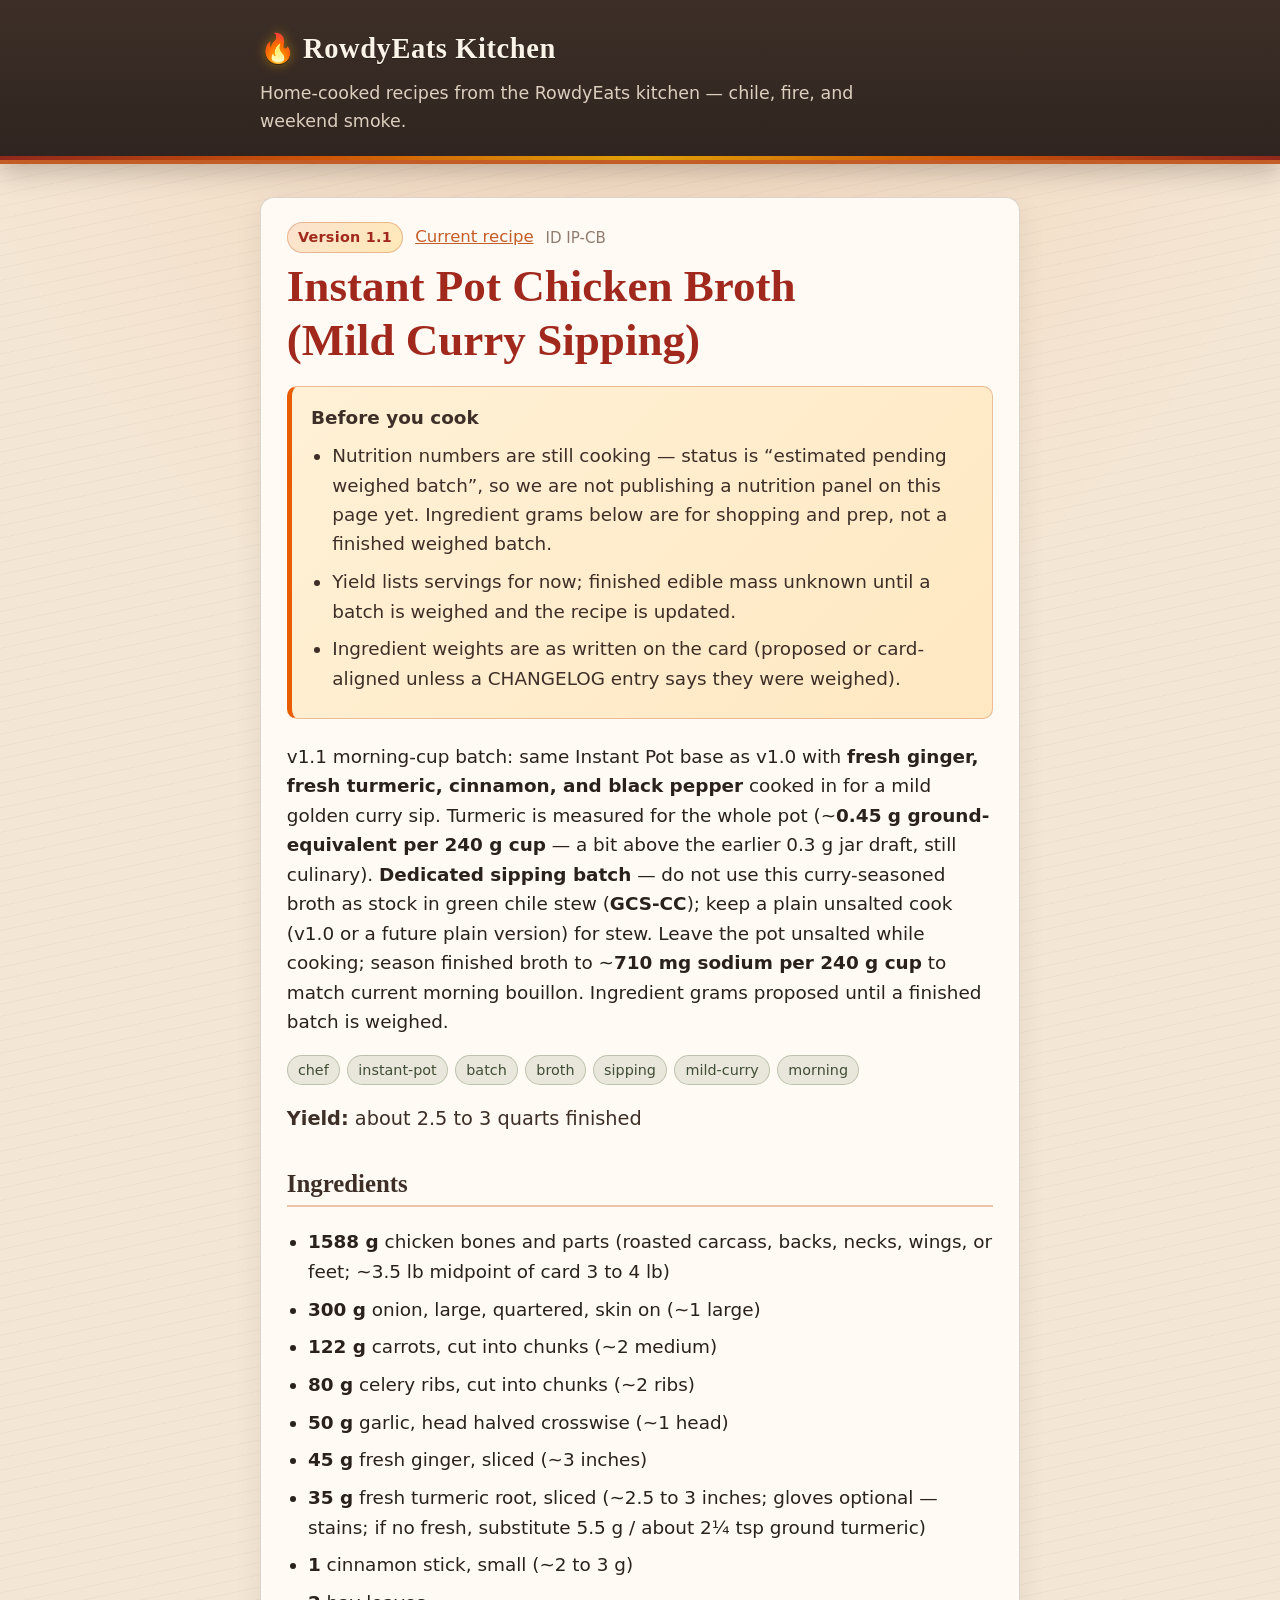
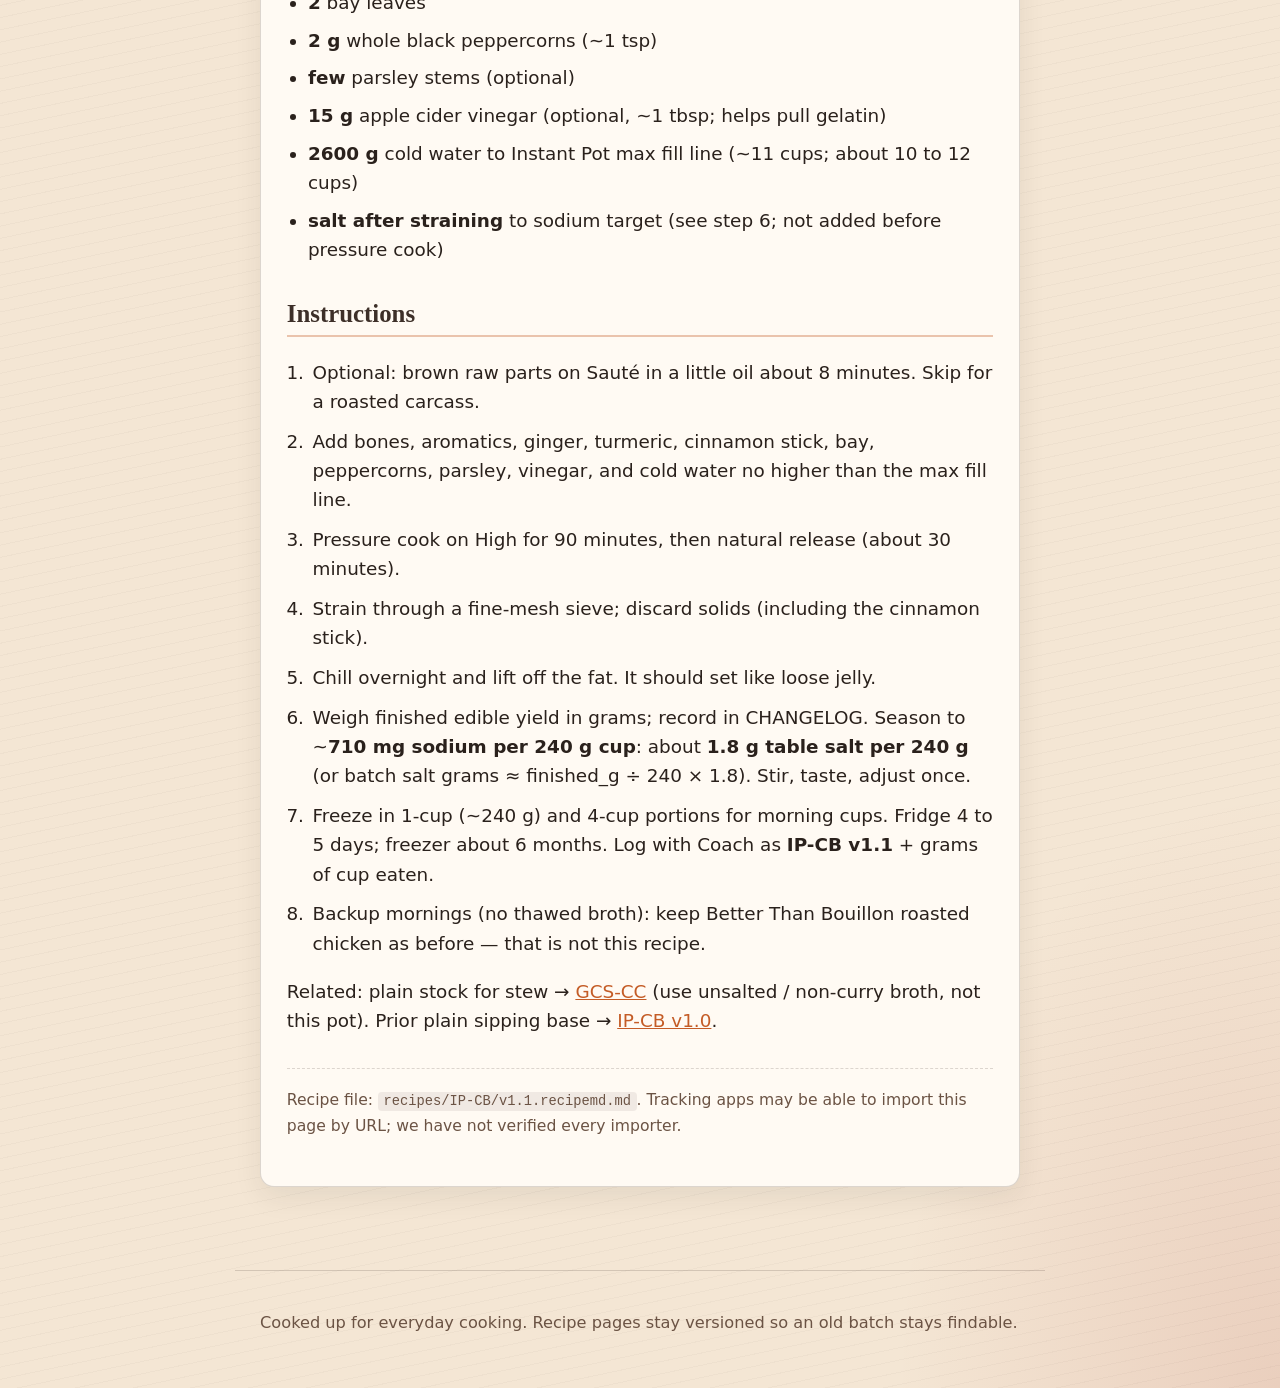
<file: ip-cb/v1.1/index.html>
<!DOCTYPE html>
<html lang="en">
<head>
  <meta charset="utf-8">
  <meta name="viewport" content="width=device-width, initial-scale=1">
  <title>Instant Pot Chicken Broth (Mild Curry Sipping) · RowdyEats Kitchen</title>
  <meta name="description" content="Home-cooked recipes from the RowdyEats kitchen — chile, fire, and weekend smoke.">
  <link rel="canonical" href="https://rowdyeats.github.io/recipes/ip-cb/v1.1/">
  
  <link rel="stylesheet" href="https://rowdyeats.github.io/recipes/css/site.min.css">
  
</head>
<body>
  <a class="skip" href="#main">Skip to content</a>
  <header class="site-header no-print">
    <div class="wrap">
      <a class="brand" href="https://rowdyeats.github.io/recipes/"><span class="brand-mark" aria-hidden="true">🔥</span>RowdyEats Kitchen</a>
      <p class="tagline">Home-cooked recipes from the RowdyEats kitchen — chile, fire, and weekend smoke.</p>
    </div>
  </header>
  <main id="main" class="wrap">
    
<article class="recipe">
  <header>
    <p class="meta">
      <span class="badge">Version 1.1</span>
      <a class="no-print" href="https://rowdyeats.github.io/recipes/ip-cb/">Current recipe</a>
      <span class="meta-quiet no-print">ID IP-CB</span>
    </p>
    <h1>Instant Pot Chicken Broth (Mild Curry Sipping)</h1>
  </header>
  <div class="callout" role="note">
<p><strong>Before you cook</strong></p>
<ul>
<li>Nutrition numbers are still cooking — status is “estimated pending weighed batch”, so we are not publishing a nutrition panel on this page yet. Ingredient grams below are for shopping and prep, not a finished weighed batch.</li>
<li>Yield lists servings for now; finished edible mass unknown until a batch is weighed and the recipe is updated.</li>
<li>Ingredient weights are as written on the card (proposed or card-aligned unless a CHANGELOG entry says they were weighed).</li>
</ul>
</div>
<p>v1.1 morning-cup batch: same Instant Pot base as v1.0 with <strong>fresh ginger, fresh turmeric, cinnamon, and black pepper</strong> cooked in for a mild golden curry sip. Turmeric is measured for the whole pot (~<strong>0.45 g ground-equivalent per 240 g cup</strong> — a bit above the earlier 0.3 g jar draft, still culinary). <strong>Dedicated sipping batch</strong> — do not use this curry-seasoned broth as stock in green chile stew (<strong>GCS-CC</strong>); keep a plain unsalted cook (v1.0 or a future plain version) for stew. Leave the pot unsalted while cooking; season finished broth to ~<strong>710 mg sodium per 240 g cup</strong> to match current morning bouillon. Ingredient grams proposed until a finished batch is weighed.</p>
<div class="tag-row"><span class="tag-chip">chef</span> <span class="tag-chip">instant-pot</span> <span class="tag-chip">batch</span> <span class="tag-chip">broth</span> <span class="tag-chip">sipping</span> <span class="tag-chip">mild-curry</span> <span class="tag-chip">morning</span></div>
<p class="yield-line"><strong>Yield:</strong> about 2.5 to 3 quarts finished</p>
<h2 id="ingredients">Ingredients</h2>
<ul>
<li><strong>1588 g</strong> chicken bones and parts (roasted carcass, backs, necks, wings, or feet; ~3.5 lb midpoint of card 3 to 4 lb)</li>
<li><strong>300 g</strong> onion, large, quartered, skin on (~1 large)</li>
<li><strong>122 g</strong> carrots, cut into chunks (~2 medium)</li>
<li><strong>80 g</strong> celery ribs, cut into chunks (~2 ribs)</li>
<li><strong>50 g</strong> garlic, head halved crosswise (~1 head)</li>
<li><strong>45 g</strong> fresh ginger, sliced (~3 inches)</li>
<li><strong>35 g</strong> fresh turmeric root, sliced (~2.5 to 3 inches; gloves optional — stains; if no fresh, substitute 5.5 g / about 2¼ tsp ground turmeric)</li>
<li><strong>1</strong> cinnamon stick, small (~2 to 3 g)</li>
<li><strong>2</strong> bay leaves</li>
<li><strong>2 g</strong> whole black peppercorns (~1 tsp)</li>
<li><strong>few</strong> parsley stems (optional)</li>
<li><strong>15 g</strong> apple cider vinegar (optional, ~1 tbsp; helps pull gelatin)</li>
<li><strong>2600 g</strong> cold water to Instant Pot max fill line (~11 cups; about 10 to 12 cups)</li>
<li><strong>salt after straining</strong> to sodium target (see step 6; not added before pressure cook)</li>
</ul>
<h2 id="instructions">Instructions</h2>
<ol>
<li>Optional: brown raw parts on Sauté in a little oil about 8 minutes. Skip for a roasted carcass.</li>
<li>Add bones, aromatics, ginger, turmeric, cinnamon stick, bay, peppercorns, parsley, vinegar, and cold water no higher than the max fill line.</li>
<li>Pressure cook on High for 90 minutes, then natural release (about 30 minutes).</li>
<li>Strain through a fine-mesh sieve; discard solids (including the cinnamon stick).</li>
<li>Chill overnight and lift off the fat. It should set like loose jelly.</li>
<li>Weigh finished edible yield in grams; record in CHANGELOG. Season to ~<strong>710 mg sodium per 240 g cup</strong>: about <strong>1.8 g table salt per 240 g</strong> (or batch salt grams ≈ finished_g ÷ 240 × 1.8). Stir, taste, adjust once.</li>
<li>Freeze in 1-cup (~240 g) and 4-cup portions for morning cups. Fridge 4 to 5 days; freezer about 6 months. Log with Coach as <strong>IP-CB v1.1</strong> + grams of cup eaten.</li>
<li>Backup mornings (no thawed broth): keep Better Than Bouillon roasted chicken as before — that is not this recipe.</li>
</ol>
<p>Related: plain stock for stew → <a href="https://rowdyeats.github.io/recipes/gcs-cc/">GCS-CC</a> (use unsalted / non-curry broth, not this pot). Prior plain sipping base → <a href="https://rowdyeats.github.io/recipes/ip-cb/v1.0/">IP-CB v1.0</a>.</p>
<p class="fine-print no-print">
Recipe file: <code>recipes/IP-CB/v1.1.recipemd.md</code>. Tracking apps may be able to import this page by URL; we have not verified every importer.
</p>

  
<script type="application/ld+json">
{"@context": "https://schema.org", "@type": "Recipe", "name": "Instant Pot Chicken Broth (Mild Curry Sipping)", "url": "https://rowdyeats.github.io/recipes/ip-cb/v1.1/", "description": "v1.1 morning-cup batch: same Instant Pot base as v1.0 with **fresh ginger, fresh turmeric, cinnamon, and black pepper** cooked in for a mild golden curry sip. Turmeric is measured for the whole pot (~**0.45 g ground-equivalent per 240 g cup** — a bit above the earlier 0.3 g jar draft, still culinary). **Dedicated sipping batch** — do not use this curry-seasoned broth as stock in green chile stew (**GCS-CC**); keep a plain unsalted cook (v1.0 or a future plain version) for stew. Leave the pot unsalted while cooking; season finished broth to ~**710 mg sodium per 240 g cup** to match current morning bouillon. Ingredient grams proposed until a finished batch is weighed.", "keywords": "chef, instant-pot, batch, broth, sipping, mild-curry, morning", "recipeYield": "about 2.5 to 3 quarts finished", "recipeIngredient": ["1588 g chicken bones and parts (roasted carcass, backs, necks, wings, or feet; ~3.5 lb midpoint of card 3 to 4 lb)", "300 g onion, large, quartered, skin on (~1 large)", "122 g carrots, cut into chunks (~2 medium)", "80 g celery ribs, cut into chunks (~2 ribs)", "50 g garlic, head halved crosswise (~1 head)", "45 g fresh ginger, sliced (~3 inches)", "35 g fresh turmeric root, sliced (~2.5 to 3 inches; gloves optional — stains; if no fresh, substitute 5.5 g / about 2¼ tsp ground turmeric)", "1 cinnamon stick, small (~2 to 3 g)", "2 bay leaves", "2 g whole black peppercorns (~1 tsp)", "few parsley stems (optional)", "15 g apple cider vinegar (optional, ~1 tbsp; helps pull gelatin)", "2600 g cold water to Instant Pot max fill line (~11 cups; about 10 to 12 cups)", "salt after straining to sodium target (see step 6; not added before pressure cook)"], "recipeInstructions": [{"@type": "HowToStep", "text": "Optional: brown raw parts on Sauté in a little oil about 8 minutes. Skip for a roasted carcass."}, {"@type": "HowToStep", "text": "Add bones, aromatics, ginger, turmeric, cinnamon stick, bay, peppercorns, parsley, vinegar, and cold water no higher than the max fill line."}, {"@type": "HowToStep", "text": "Pressure cook on High for 90 minutes, then natural release (about 30 minutes)."}, {"@type": "HowToStep", "text": "Strain through a fine-mesh sieve; discard solids (including the cinnamon stick)."}, {"@type": "HowToStep", "text": "Chill overnight and lift off the fat. It should set like loose jelly."}, {"@type": "HowToStep", "text": "Weigh finished edible yield in grams; record in CHANGELOG. Season to ~**710 mg sodium per 240 g cup**: about **1.8 g table salt per 240 g** (or batch salt grams ≈ finished_g ÷ 240 × 1.8). Stir, taste, adjust once."}, {"@type": "HowToStep", "text": "Freeze in 1-cup (~240 g) and 4-cup portions for morning cups. Fridge 4 to 5 days; freezer about 6 months. Log with Coach as **IP-CB v1.1** + grams of cup eaten."}, {"@type": "HowToStep", "text": "Backup mornings (no thawed broth): keep Better Than Bouillon roasted chicken as before — that is not this recipe."}, {"@type": "HowToStep", "text": "Related: plain stock for stew → [GCS-CC](https://rowdyeats.github.io/recipes/gcs-cc/) (use unsalted / non-curry broth, not this pot). Prior plain sipping base → [IP-CB v1.0](https://rowdyeats.github.io/recipes/ip-cb/v1.0/)."}], "version": "1.1", "datePublished": "2026-11-06"}
</script>

</article>

  </main>
  <footer class="site-footer wrap no-print">
    <p>Cooked up for everyday cooking. Recipe pages stay versioned so an old batch stays findable.</p>
  </footer>
</body>
</html>
</file>
